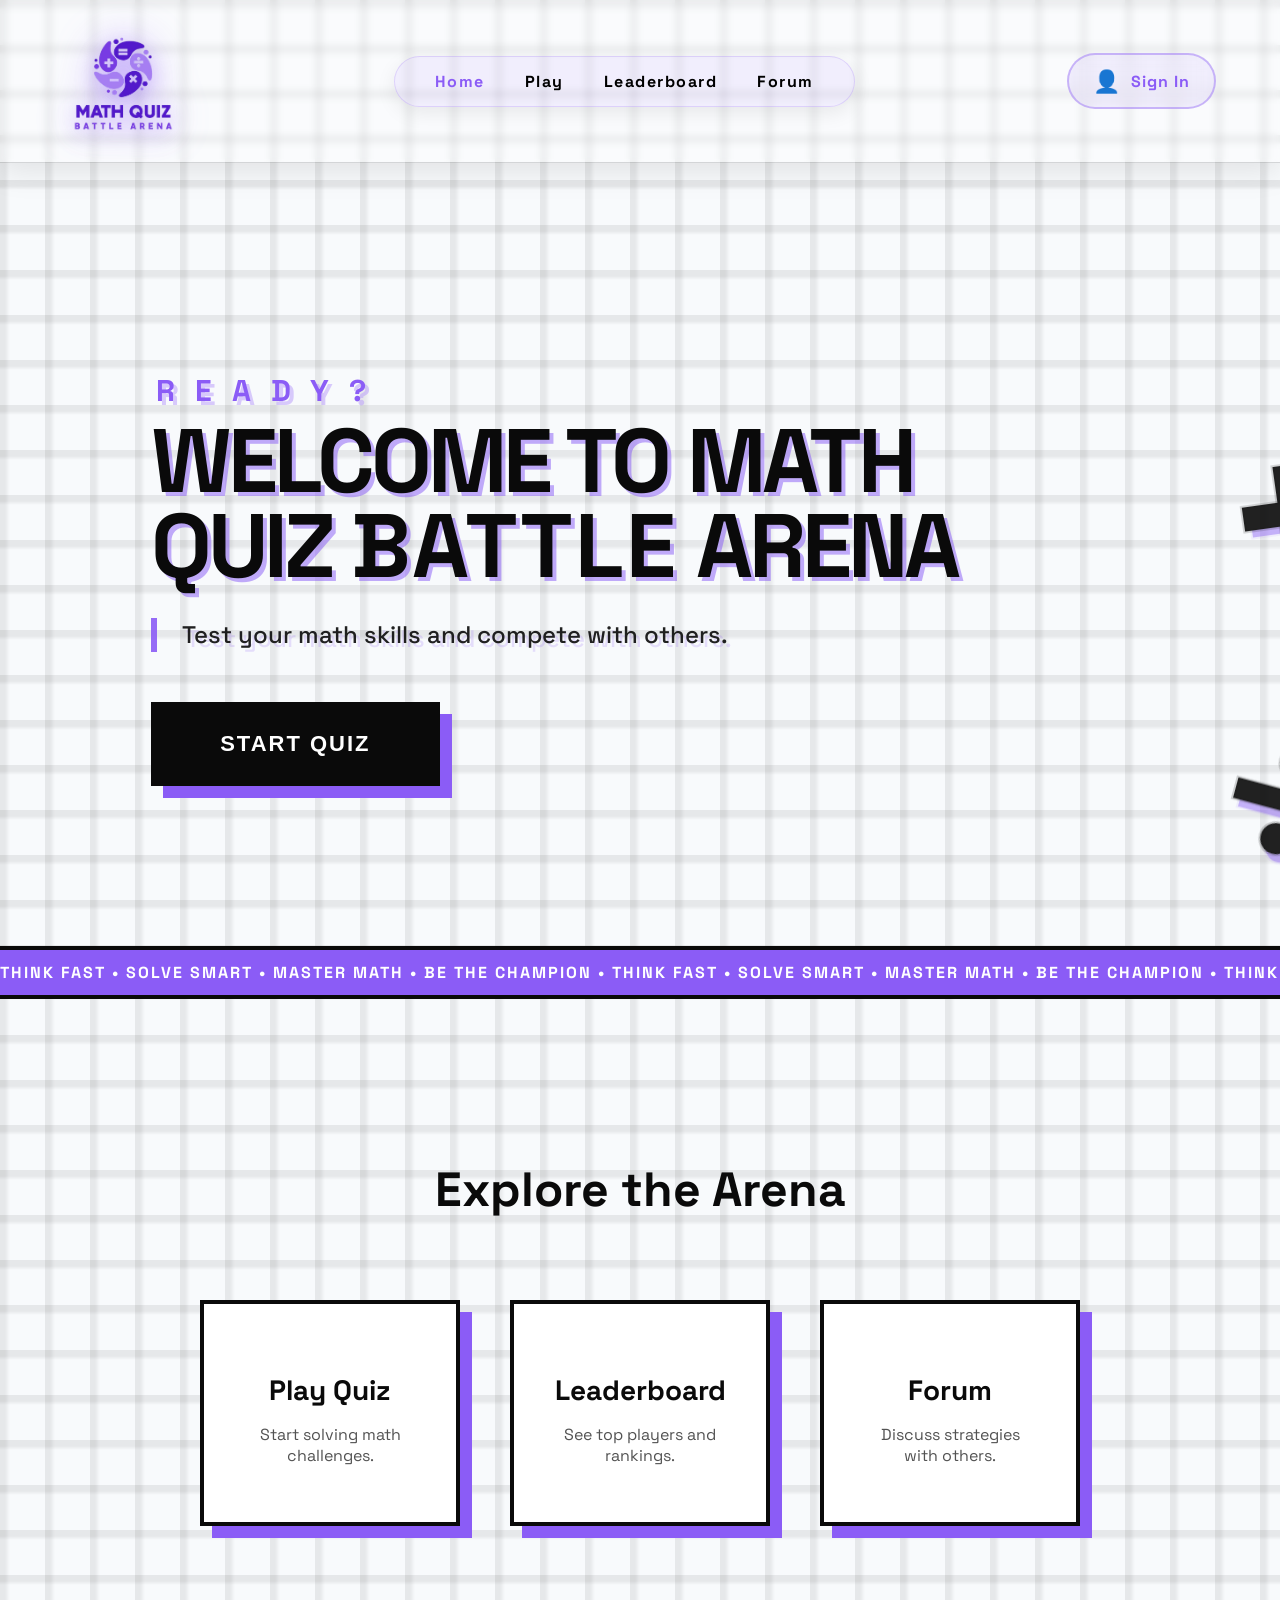
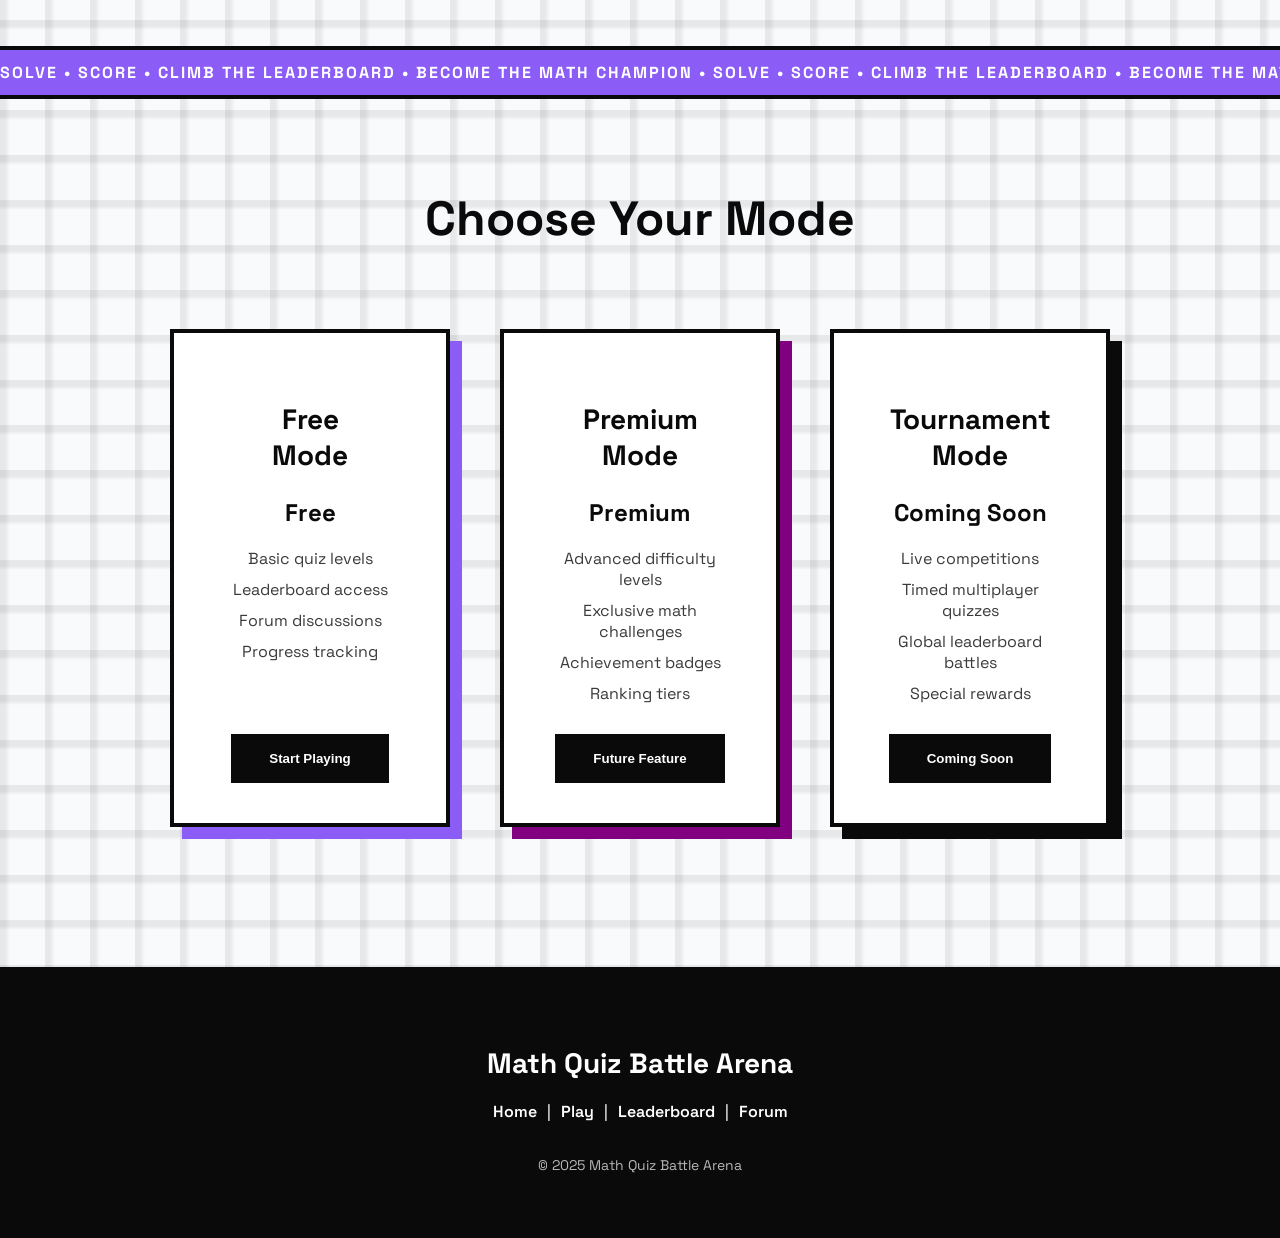
<file: index.html>
<!DOCTYPE html>
<html lang="en">

<head>
    <link href="https://fonts.googleapis.com/css2?family=Space+Grotesk:wght@400;600;700;900&display=swap"
        rel="stylesheet">
    <meta charset="UTF-8">
    <meta name="viewport" content="width=device-width, initial-scale=1.0">
    <title>Math Quiz Battle Arena</title>
    <link rel="stylesheet" href="CSS/style.css">
    <link rel="stylesheet" href="CSS/index.css">
</head>

<body>
    <nav class="navbar">
        <video autoplay muted loop class="navbar_video">
            <source src="assets/Video.mp4" type="video/mp4">
        </video>
        <div class="nav_container">
            <div class="logo">
                <a href="index.html">
                    <img src="assets/logo.png" alt="Math Quiz Arena Logo">
                </a>
            </div>
            <ul class="nav_links">
                <li><a href="index.html" class="active">Home</a></li>
                <li><a href="levels.html">Play</a></li>
                <li><a href="leaderboard.html">Leaderboard</a></li>
                <li><a href="forum.html">Forum</a></li>
            </ul>
            <div class="user_area" id="userArea">
                <div class="avatar">👤</div>
                <span id="navUser">Sign In</span>
            </div>
        </div>
    </nav>
    <main class="main">


        <section class="home">

            <h1>Welcome to Math Quiz <span>Battle</span> Arena</h1>

            <p>Test your math skills and compete with others.</p>

            <a href="levels.html">
                <button>Start Quiz</button>
            </a>

            <div class="floating_shapes">

                <svg class="shape multiply" viewBox="0 0 100 100">
                    <rect x="40" y="-10" width="20" height="120" fill="#0a0a0a" stroke="rgba(0,0,0,0.2)"
                        stroke-width="3" transform="rotate(45 50 50)" />

                    <rect x="40" y="-10" width="20" height="120" fill="#0a0a0a" stroke="rgba(0,0,0,0.2)"
                        stroke-width="3" transform="rotate(-45 50 50)" />
                </svg>

                <svg class="shape plus" viewBox="0 0 100 100">
                    <rect x="40" y="10" width="20" height="80" fill="#0a0a0a" stroke="rgba(0,0,0,0.2)"
                        stroke-width="3" />

                    <rect x="10" y="40" width="80" height="20" fill="#0a0a0a" stroke="rgba(0,0,0,0.2)"
                        stroke-width="3" />
                </svg>

                <svg class="shape divide" viewBox="0 0 100 100">
                    <circle cx="50" cy="20" r="12" fill="#0a0a0a" stroke="rgba(0,0,0,0.2)" stroke-width="3" />

                    <rect x="10" y="42" width="80" height="16" fill="#0a0a0a" stroke="rgba(0,0,0,0.2)"
                        stroke-width="3" />

                    <circle cx="50" cy="80" r="12" fill="#0a0a0a" stroke="rgba(0,0,0,0.2)" stroke-width="3" />
                </svg>

                <svg class="shape percent" viewBox="0 0 100 100">
                    <circle cx="25" cy="25" r="15" fill="none" stroke="#0a0a0a" stroke-width="13" />

                    <rect x="45" y="-10" width="16" height="120" fill="#0a0a0a" stroke="rgba(0,0,0,0.2)"
                        stroke-width="3" transform="rotate(45 50 50)" />

                    <circle cx="75" cy="75" r="15" fill="none" stroke="#0a0a0a" stroke-width="13" />
                </svg>

            </div>
        </section>
        <div class="strip">
            <div class="text">
                THINK FAST • SOLVE SMART • MASTER MATH • BE THE CHAMPION •
                THINK FAST • SOLVE SMART • MASTER MATH • BE THE CHAMPION •
                THINK FAST • SOLVE SMART • MASTER MATH • BE THE CHAMPION •
                THINK FAST • SOLVE SMART • MASTER MATH • BE THE CHAMPION •
            </div>
        </div>
        <section class="arena_links">

            <h2>Explore the Arena</h2>

            <div class="arena_grid">

                <a href="levels.html" class="arena_card">
                    <h3>Play Quiz</h3>
                    <p>Start solving math challenges.</p>
                </a>

                <a href="leaderboard.html" class="arena_card">
                    <h3>Leaderboard</h3>
                    <p>See top players and rankings.</p>
                </a>

                <a href="forum.html" class="arena_card">
                    <h3>Forum</h3>
                    <p>Discuss strategies with others.</p>
                </a>

            </div>


        </section>
        <div class="strip">
            <div class="text">
                SOLVE • SCORE • CLIMB THE LEADERBOARD • BECOME THE MATH CHAMPION •
                SOLVE • SCORE • CLIMB THE LEADERBOARD • BECOME THE MATH CHAMPION •
                SOLVE • SCORE • CLIMB THE LEADERBOARD • BECOME THE MATH CHAMPION •
                SOLVE • SCORE • CLIMB THE LEADERBOARD • BECOME THE MATH CHAMPION •
            </div>
        </div>

        <section class="pricing">
            <h2>Choose Your Mode</h2>
            <div class="grid">
                <div class="pricing_card">
                    <h3>Free <br>Mode</h3>
                    <p class="price">Free</p>
                    <ul>
                        <li>Basic quiz levels</li>
                        <li>Leaderboard access</li>
                        <li>Forum discussions</li>
                        <li>Progress tracking</li>
                    </ul>
                    <a href="levels.html">
                        <br>
                        <br>
                        <button>Start Playing</button>
                    </a>
                </div>
                <div class="pricing_card premium">
                    <h3>Premium Mode</h3>
                    <p class="price">Premium</p>
                    <ul>
                        <li>Advanced difficulty levels</li>
                        <li>Exclusive math challenges</li>
                        <li>Achievement badges</li>
                        <li>Ranking tiers</li>
                    </ul>
                    <button disabled>Future Feature</button>
                </div>
                <div class="pricing_card tournament">
                    <h3>Tournament Mode</h3>
                    <p class="price">Coming Soon</p>
                    <ul>
                        <li>Live competitions</li>
                        <li>Timed multiplayer quizzes</li>
                        <li>Global leaderboard battles</li>
                        <li>Special rewards</li>
                    </ul>
                    <button disabled>Coming Soon</button>
                </div>
            </div>
        </section>
    </main>
    <footer class="footer">
        <h3>Math Quiz Battle Arena</h3>
        <div class="footer_links">
            <a href="index.html">Home</a>
            <span>|</span>
            <a href="levels.html">Play</a>
            <span>|</span>
            <a href="leaderboard.html">Leaderboard</a>
            <span>|</span>
            <a href="forum.html">Forum</a>
        </div>
        <p>© 2025 Math Quiz Battle Arena</p>
    </footer>
    <script src="JS/main.js"></script>
</body>

</html>
</file>
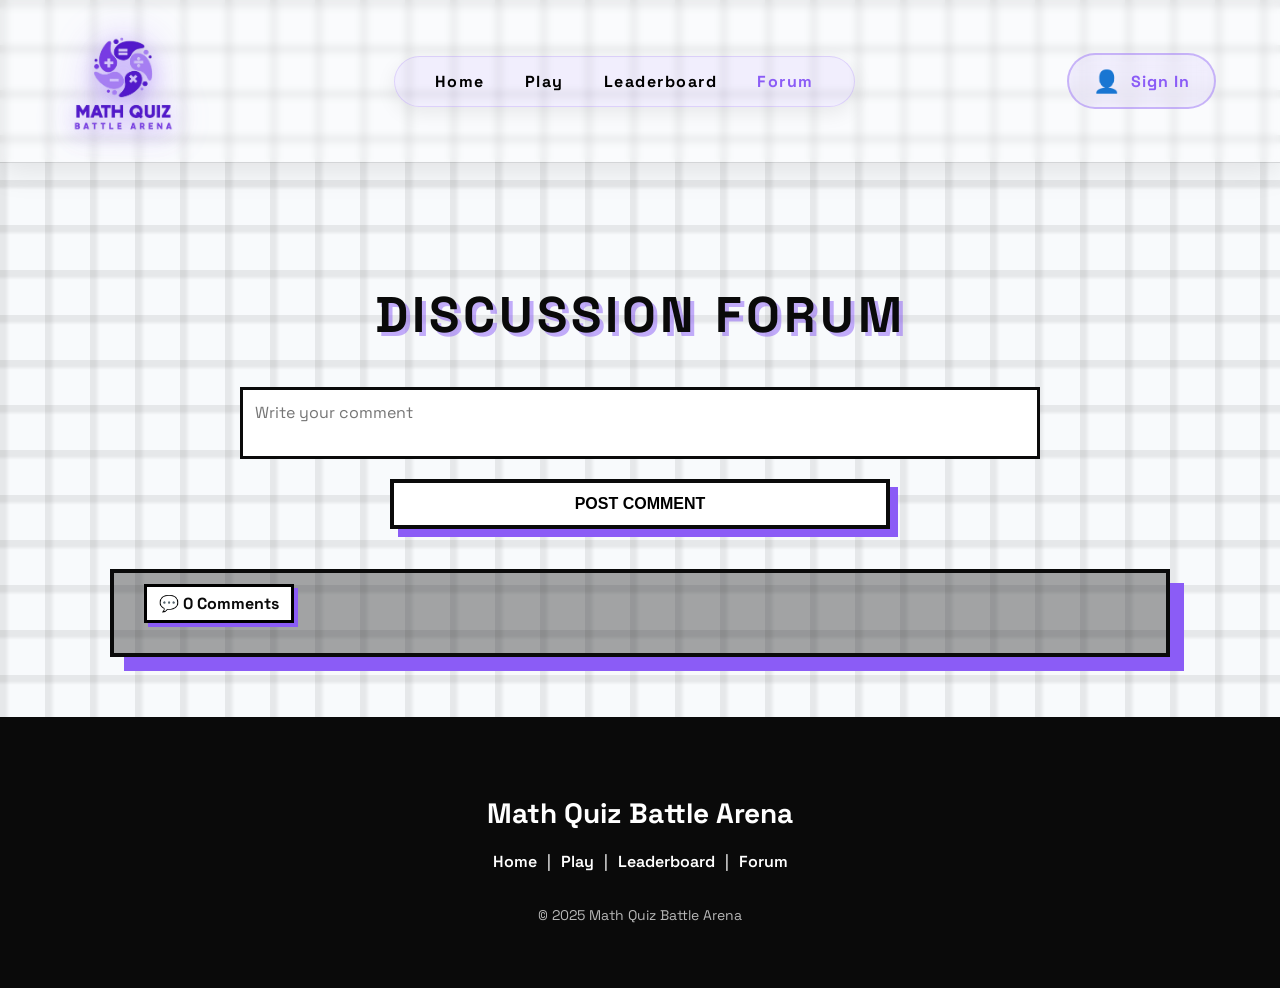
<file: forum.html>
<!DOCTYPE html>
<html lang="en">

<head>
    <link href="https://fonts.googleapis.com/css2?family=Space+Grotesk:wght@400;600;700;900&display=swap" rel="stylesheet">
    <meta charset="UTF-8">
    <meta name="viewport" content="width=device-width, initial-scale=1.0">
    <title>Discussion Forum</title>
    <link rel="stylesheet" href="CSS/style.css">
    <link rel="stylesheet" href="CSS/forum.css">
</head>

<body>
   <nav class="navbar">
        <video autoplay muted loop class="navbar_video">
            <source src="assets/Video.mp4" type="video/mp4">
        </video>
        <div class="nav_container">
            <div class="logo"> <img src="assets/logo.png" alt="Math Quiz Arena Logo"> </div>
            <ul class="nav_links">
                <li><a href="index.html">Home</a></li>
                <li><a href="levels.html">Play</a></li>
                <li><a href="leaderboard.html">Leaderboard</a></li>
                <li><a href="forum.html" class="active">Forum</a></li>
            </ul>
                        <div class="user_area" id="userArea">
                <div class="avatar">👤</div>
                <span id="navUser">Sign In</span>
            </div>
        </div>
    </nav>
    <main class="main">
    <h2>Discussion Forum</h2>
    <textarea id="comment" placeholder="Write your comment"></textarea>
    <button id="post">Post Comment</button>
    <div id="container">
    <p id="count"></p>
    </div>
    </main>
     <footer class="footer">
        <h3>Math Quiz Battle Arena</h3>
        <div class="footer_links">
            <a href="index.html">Home</a>
            <span>|</span>
            <a href="levels.html">Play</a>
            <span>|</span>
            <a href="leaderboard.html">Leaderboard</a>
            <span>|</span>
            <a href="forum.html">Forum</a>
        </div>
        <p>© 2025 Math Quiz Battle Arena</p>
    </footer>

    <script src="JS/main.js"></script>
    <script src="JS/forum.js"></script>

</body>

</html>
</file>
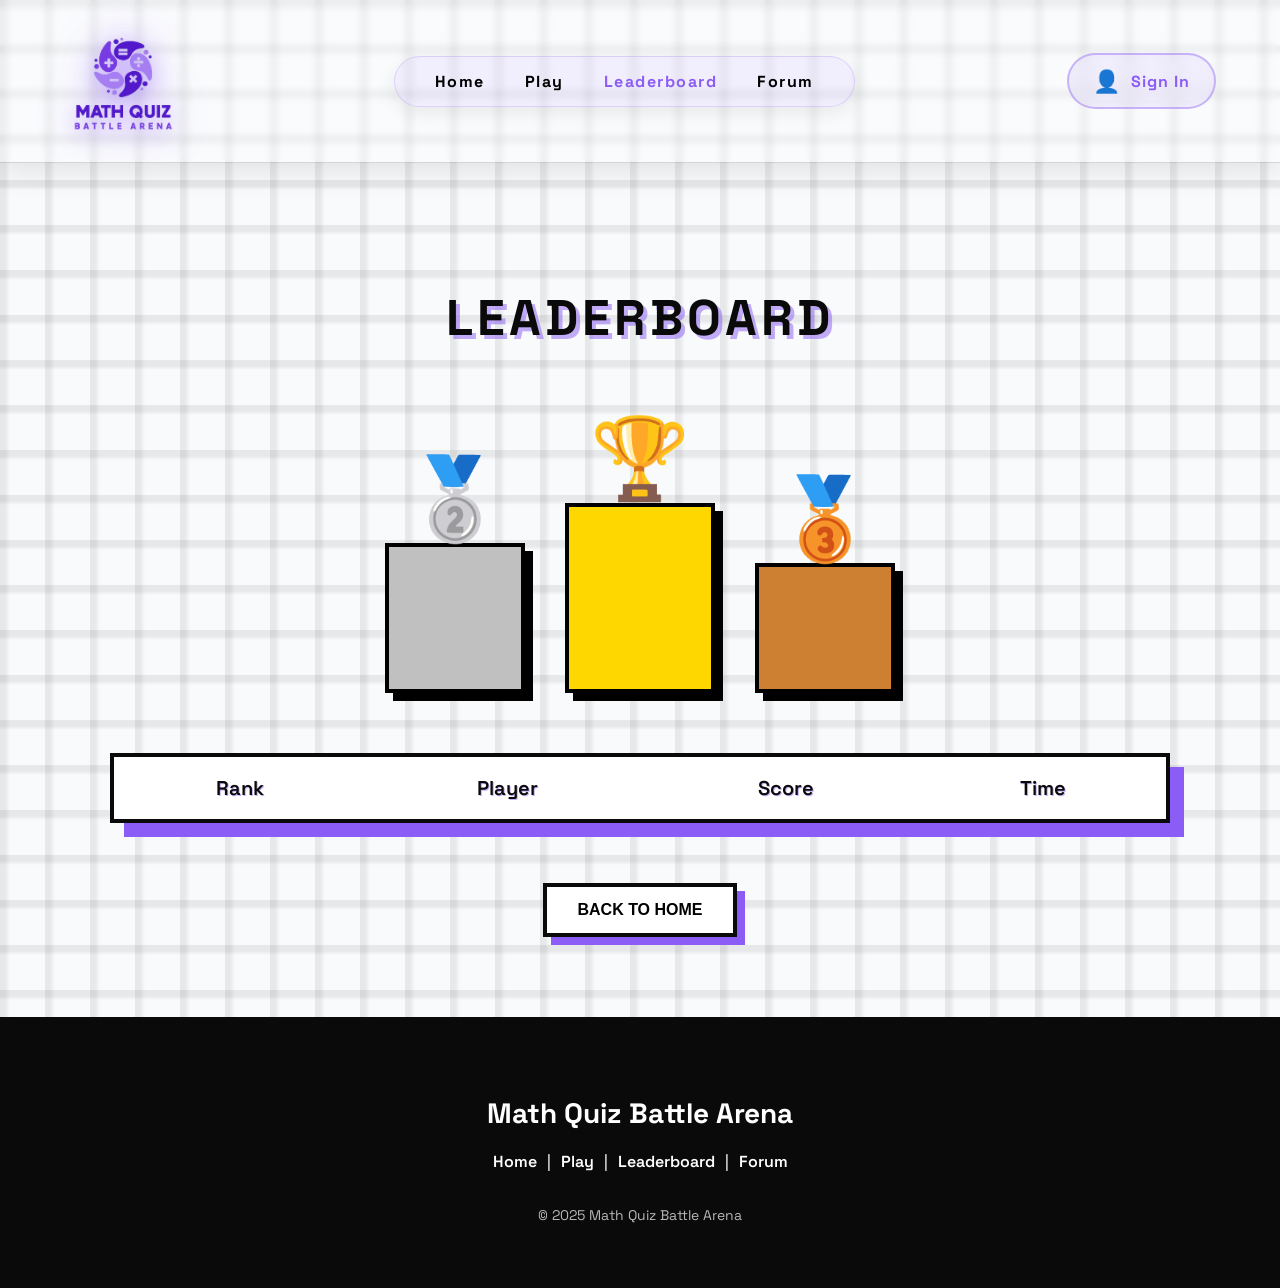
<file: leaderboard.html>
<!DOCTYPE html>
<html lang="en">

<head>
    <link href="https://fonts.googleapis.com/css2?family=Space+Grotesk:wght@400;600;700;900&display=swap" rel="stylesheet">
    <meta charset="UTF-8">
    <meta name="viewport" content="width=device-width, initial-scale=1.0">
    <title>Leaderboard</title>
    <link rel="stylesheet" href="CSS/style.css">
    <link rel="stylesheet" href="CSS/leaderboard.css">
</head>

<body>
  <nav class="navbar">
        <video autoplay muted loop class="navbar_video">
            <source src="assets/Video.mp4" type="video/mp4">
        </video>
        <div class="nav_container">
            <div class="logo"> <img src="assets/logo.png" alt="Math Quiz Arena Logo"> </div>
            <ul class="nav_links">
                <li><a href="index.html">Home</a></li>
                <li><a href="levels.html">Play</a></li>
                <li><a href="leaderboard.html" class="active">Leaderboard</a></li>
                <li><a href="forum.html">Forum</a></li>
            </ul>
                        <div class="user_area" id="userArea">
                <div class="avatar">👤</div>
                <span id="navUser">Sign In</span>
            </div>
        </div>
    </nav>
    <main class="main">
    <h2>Leaderboard</h2>
    <div class="podium">

<div class="second">
    <span class="trophy">🥈</span>
<h3 id="second_name"></h3>
<p id="second_score"></p>
</div>

<div class="first">
    <span class="trophy">🏆</span>
<h3 id="first_name"></h3>
<p id="first_score"></p>
</div>

<div class="third">
    <span class="trophy">🥉</span>
<h3 id="third_name"></h3>
<p id="third_score"></p>
</div>

</div>
    <table>
        <tr>
            <th>Rank</th>
            <th>Player</th>
            <th>Score</th>
            <th>Time</th>
        </tr>
        <tbody id="leaderboard_body">
        </tbody>
    </table>
    <a href="index.html">
        <button>Back to Home</button>
    </a>
    </main>
     <footer class="footer">
        <h3>Math Quiz Battle Arena</h3>
        <div class="footer_links">
            <a href="index.html">Home</a>
            <span>|</span>
            <a href="levels.html">Play</a>
            <span>|</span>
            <a href="leaderboard.html">Leaderboard</a>
            <span>|</span>
            <a href="forum.html">Forum</a>
        </div>
        <p>© 2025 Math Quiz Battle Arena</p>
    </footer>
    <script src="JS/main.js"></script>
    <script src="JS/leaderboard.js"></script>

</body>

</html>
</file>
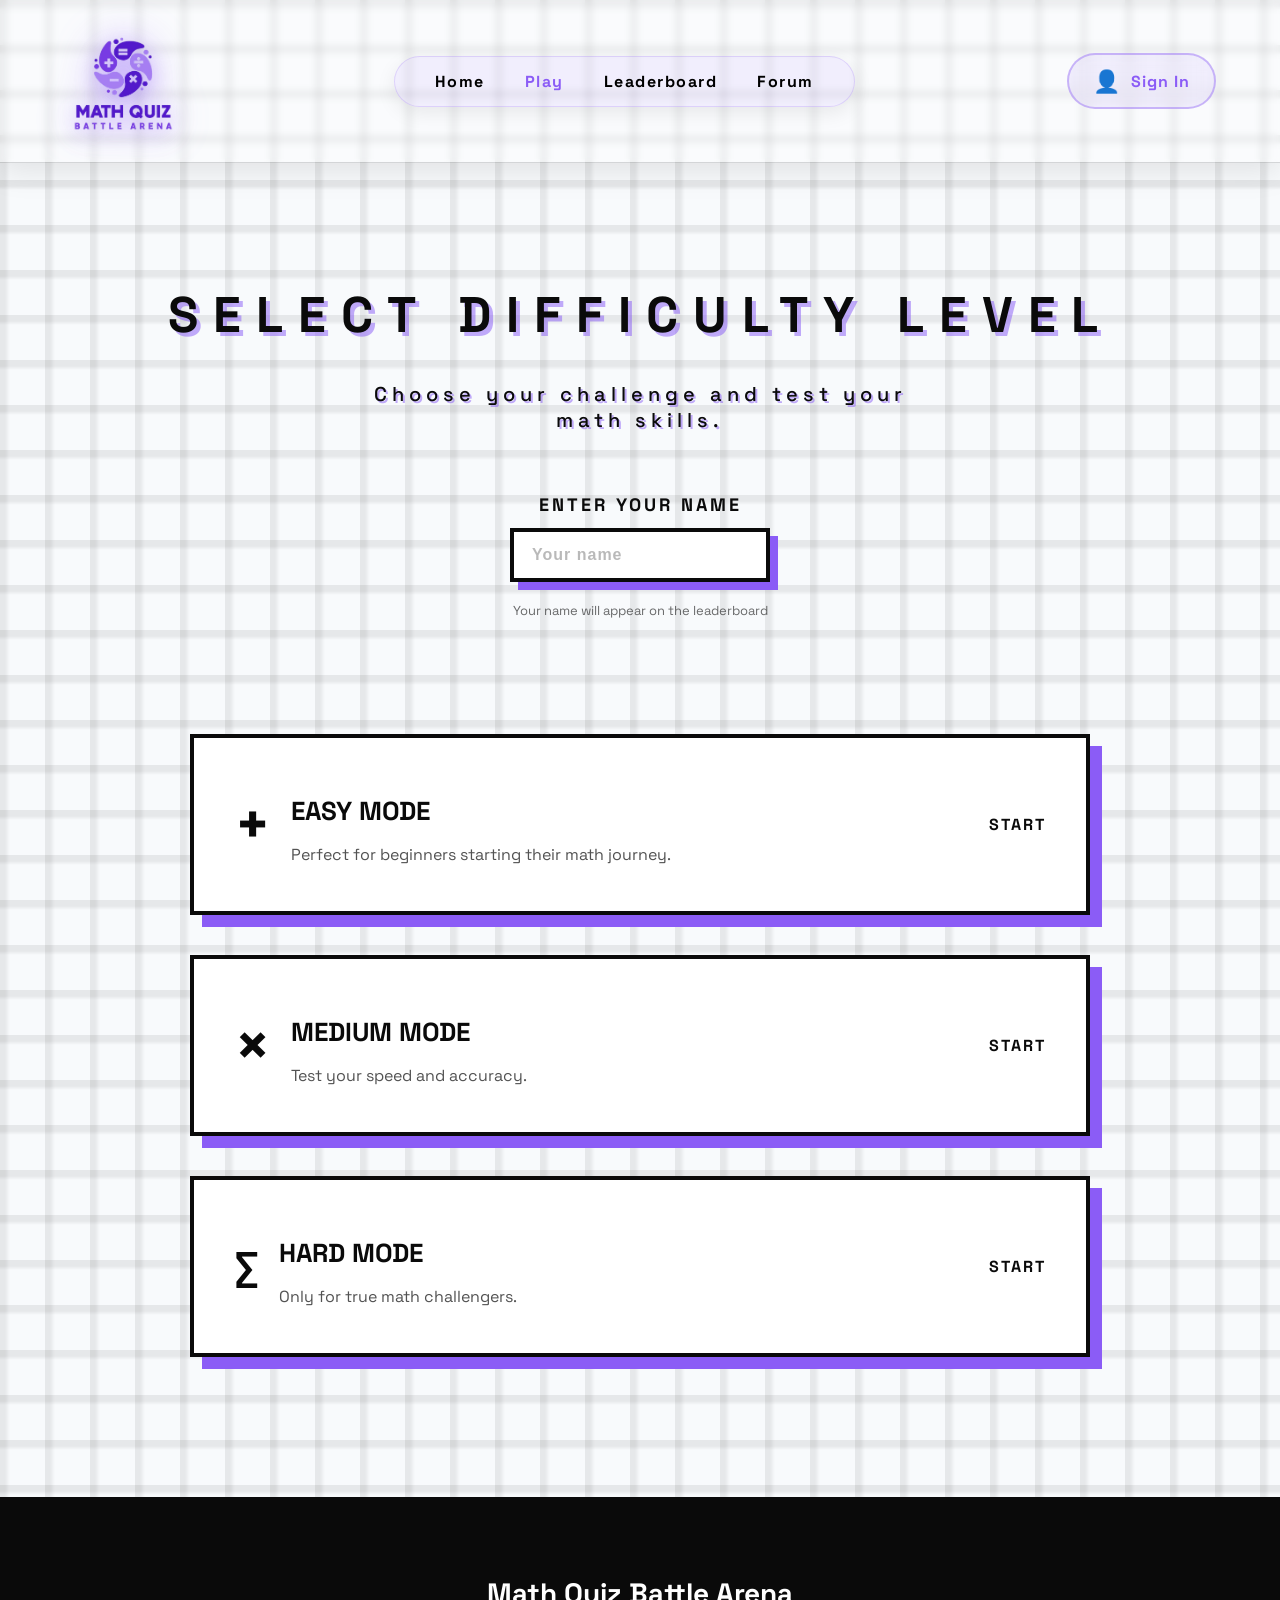
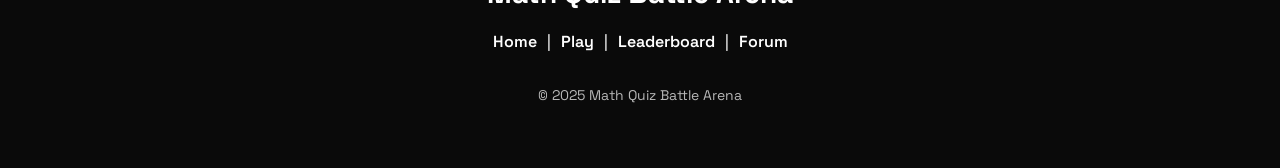
<file: levels.html>
<!DOCTYPE html>
<html lang="en">

<head>
    <link href="https://fonts.googleapis.com/css2?family=Space+Grotesk:wght@400;600;700;900&display=swap"
        rel="stylesheet">
    <meta charset="UTF-8">
    <title>Select Difficulty</title>
    <meta name="viewport" content="width=device-width, initial-scale=1.0">
    <link rel="stylesheet" href="CSS/style.css">
    <link rel="stylesheet" href="CSS/levels.css">
</head>

<body>

    <nav class="navbar">
        <video autoplay muted loop class="navbar_video">
            <source src="assets/Video.mp4" type="video/mp4">
        </video>

        <div class="nav_container">
            <div class="logo">
                <img src="assets/logo.png" alt="Math Quiz Arena Logo">
            </div>

            <ul class="nav_links">
                <li><a href="index.html">Home</a></li>
                <li><a href="levels.html" class="active">Play</a></li>
                <li><a href="leaderboard.html">Leaderboard</a></li>
                <li><a href="forum.html">Forum</a></li>
            </ul>
                        <div class="user_area" id="userArea">
                <div class="avatar">👤</div>
                <span id="navUser">Sign In</span>
            </div>
        </div>
    </nav>
    <main class="main">

    <h1 class="title">Select Difficulty Level</h1>
    <p class="subtitle">
Choose your challenge and test your math skills.
</p>
<div class="name">
<label>Enter Your Name</label>
<input type="text" id="playerName" placeholder="Your name">
<p class="name-note">Your name will appear on the leaderboard</p>
<p id="nameError"></p>
</div>

    <div class="levels">
<a href="#" class="banner easy" onclick="startQuiz('easy')">
    <div class="level_symbol">+</div>
    <div class="level_info">
        <h3>Easy Mode</h3>
        <p>Perfect for beginners starting their math journey.</p>
    </div>

    <div class="level_start">Start</div>
</a>


<a href="#" class="banner medium" onclick="startQuiz('medium')">
    <div class="level_symbol">×</div>

    <div class="level_info">
        <h3>Medium Mode</h3>
        <p>Test your speed and accuracy.</p>
    </div>

    <div class="level_start">Start</div>
</a>


<a href="#" class="banner hard" onclick="startQuiz('hard')">
    <div class="level_symbol sigma">∑</div>

    <div class="level_info">
        <h3>Hard Mode</h3>
        <p>Only for true math challengers.</p>
    </div>

    <div class="level_start">Start</div>
</a>

</div>
    </main>


    <footer class="footer">

        <h3>Math Quiz Battle Arena</h3>

        <div class="footer_links">
            <a href="index.html">Home</a>
            <span>|</span>
            <a href="levels.html">Play</a>
            <span>|</span>
            <a href="leaderboard.html">Leaderboard</a>
            <span>|</span>
            <a href="forum.html">Forum</a>
        </div>

        <p>© 2025 Math Quiz Battle Arena</p>

    </footer>


    <script src="JS/main.js"></script>

</body>

</html>
</file>
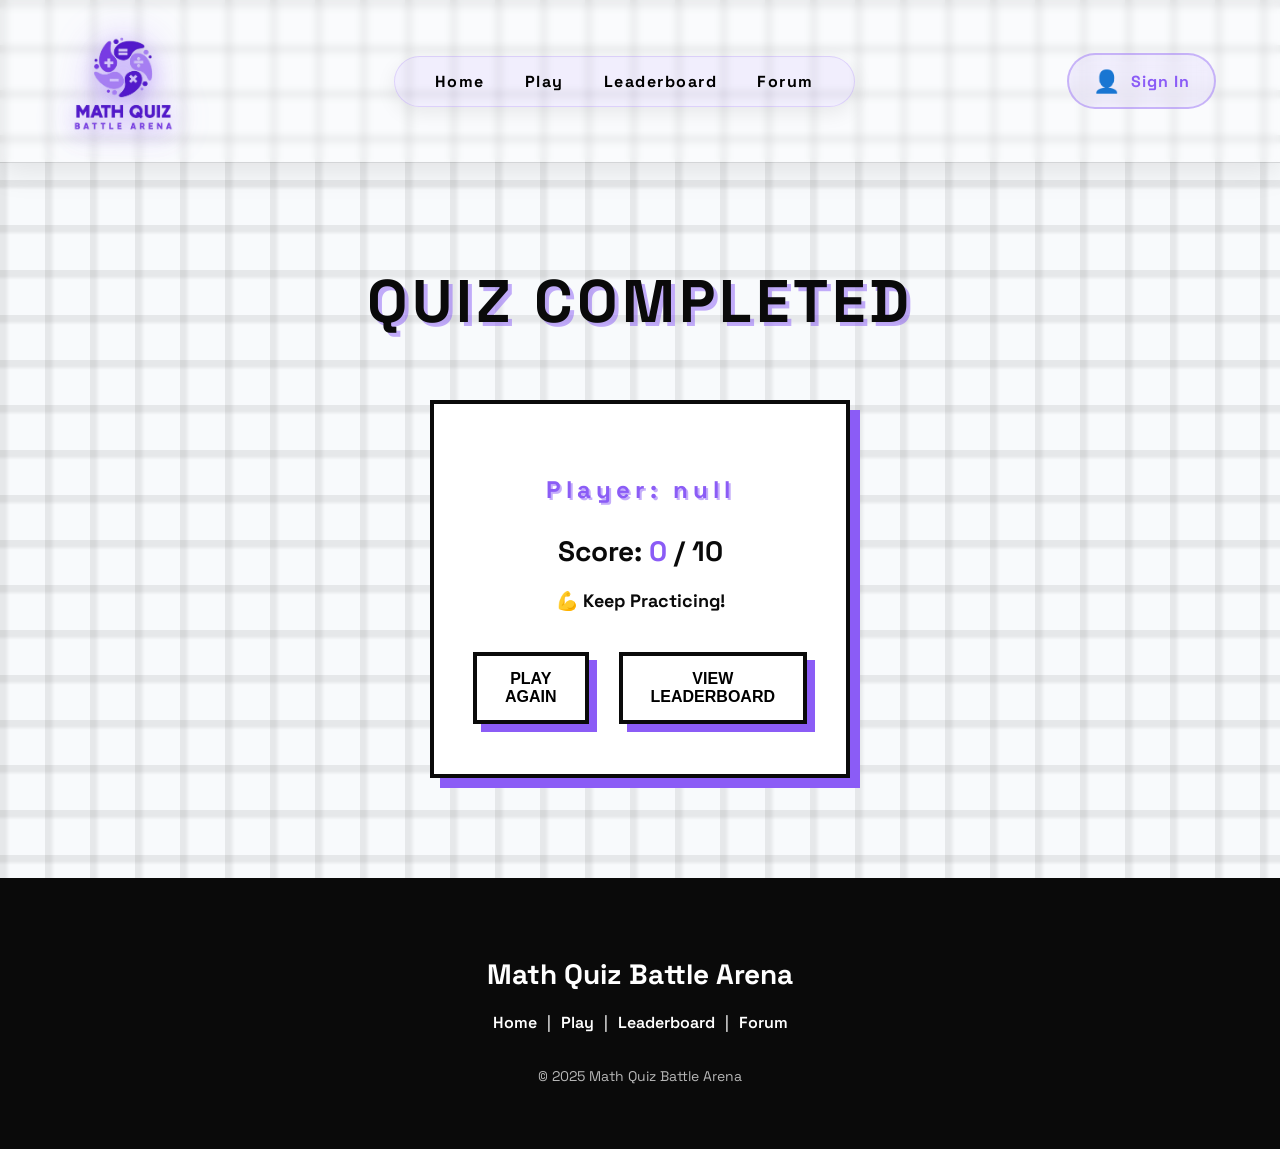
<file: result.html>
<!DOCTYPE html>
<html lang="en">

<head>
    <link href="https://fonts.googleapis.com/css2?family=Space+Grotesk:wght@400;600;700;900&display=swap"
        rel="stylesheet">
    <meta charset="UTF-8">
    <meta name="viewport" content="width=device-width, initial-scale=1.0">
    <title>Quiz Result</title>
    <link rel="stylesheet" href="CSS/style.css">
    <link rel="stylesheet" href="CSS/result.css">
</head>

<body>

    <nav class="navbar">
        <video autoplay muted loop class="navbar_video">
            <source src="assets/Video.mp4" type="video/mp4">
        </video>

        <div class="nav_container">
            <div class="logo">
                <img src="assets/logo.png" alt="Math Quiz Arena Logo">
            </div>

            <ul class="nav_links">
                <li><a href="index.html">Home</a></li>
                <li><a href="levels.html">Play</a></li>
                <li><a href="leaderboard.html">Leaderboard</a></li>
                <li><a href="forum.html">Forum</a></li>
            </ul>
                        <div class="user_area" id="userArea">
                <div class="avatar">👤</div>
                <span id="navUser">Sign In</span>
            </div>
        </div>
    </nav>
    <main class="main">

    <section class="section">

        <h1 class="title">Quiz Completed</h1>

        <div class="card">

            <h2 id="name"></h2>

            <p class="score">
                Score: <span id="final_score"></span> / 10
            </p>

            <p id="result"></p>

            <div class="buttons">

                <a href="levels.html">
                    <button class="btn1">Play Again</button>
                </a>

                <a href="leaderboard.html">
                    <button class="btn2">View Leaderboard</button>
                </a>

            </div>

        </div>

    </section>
    </main>

    <footer class="footer">
        <h3>Math Quiz Battle Arena</h3>

        <div class="footer_links">
            <a href="index.html">Home</a>
            <span>|</span>
            <a href="levels.html">Play</a>
            <span>|</span>
            <a href="leaderboard.html">Leaderboard</a>
            <span>|</span>
            <a href="forum.html">Forum</a>
        </div>

        <p>© 2025 Math Quiz Battle Arena</p>
    </footer>

    <script src="JS/main.js"></script>
    <script src="JS/result.js"></script>

</body>

</html>
</file>
<file: CSS/style.css>
:root {
    --studio-white: #ffffff;
    --studio-black: #0a0a0a;
    --accent: #8B5CF6;
    --bg-gray: #f8fafc;
    --grid-line: rgba(0, 0, 0, 0.07);
    --card-shadow: 0 20px 40px rgba(0, 0, 0, 0.06), 0 1px 3px rgba(0, 0, 0, 0.1);
}

.main {
    padding: 20px clamp(16px, 4vw, 60px);
}

* {
    box-sizing: border-box;
}

html,
body {
    width: 100%;
    overflow-x: hidden;
    scroll-behavior: smooth;
}

img {
    max-width: 100%;
    height: auto;
}

body {
    background-color: var(--bg-gray);
    background-image:
        linear-gradient(var(--grid-line) 6px, transparent 10px),
        linear-gradient(90deg, var(--grid-line) 5px, transparent 10px);
    background-size: 45px 45px;
    font-family: "Space Grotesk", sans-serif;
    color: var(--studio-black);
    margin: 0;
    min-height: 100vh;
    overflow-x: hidden;
}

.navbar {
    position: relative;
    width: 100%;
    min-height: 120px;
    overflow: hidden;
    box-shadow: 0 8px 30px rgba(0, 0, 0, 0.1);
    border-bottom: 1px solid rgba(0, 0, 0, 0.15);
}

.navbar::before {
    content: "";
    position: absolute;
    top: 0;
    left: 0;
    width: 100%;
    height: 100%;
    background: rgba(255, 255, 255, 0.25);
    backdrop-filter: blur(3px);
    z-index: 1;
}

.navbar_video {
    position: absolute;
    top: 0;
    left: 0;
    width: 100%;
    height: 100%;
    object-fit: cover;
    z-index: -1;
}

.nav_container {
    display: flex;
    justify-content: space-between;
    align-items: center;
    padding: 30px 5vw;
    position: relative;
    z-index: 2;
    flex-wrap: wrap;
    width: 100%;
    margin: auto;
    box-sizing: border-box;
}

.nav_links {
    display: flex;
    margin: 0 auto;
    gap: clamp(15px, 4vw, 40px);
    list-style: none;
    margin-top: 0px;
    padding: 14px 40px;
    align-items: center;
    justify-content: center;
    background: rgba(139, 92, 246, 0.08);
    border: 1px solid rgba(139, 92, 246, 0.2);
    border-radius: 60px;
    box-shadow: 0 6px 20px rgba(0, 0, 0, 0.08);
}

.logo img {
    height: clamp(70px, 8vw, 110px);
    display: block;
    filter:
        drop-shadow(0 8px 10px rgba(139, 92, 246, 0.35)) drop-shadow(0 0 20px rgba(139, 92, 246, 0.45));
}

.logo {
    transition: transform 0.3s ease;
    cursor: pointer;
}

.logo:hover {
    transform: scale(1.05);
}

.nav_links a {
    position: relative;
    color: rgb(0, 0, 0);
    font-weight: 800;
    text-decoration: none;
    font-size: 16px;
    letter-spacing: 1.5px;
    padding: 10px 0;
}

.nav_links a::after {
    content: "";
    position: absolute;
    left: 0;
    bottom: -6px;
    width: 0;
    height: 3px;
    background: var(--accent);
    transition: width .3s ease;
}

.nav_links a:hover::after {
    width: 100%;
}

.nav_links a.active {
    color: var(--accent);
}

.user_area {
    display: flex;
    align-items: center;
    gap: 10px;

    font-weight: 800;
    font-size: 16px;

    padding: 12px 24px;

    background: rgba(139, 92, 246, 0.08);
    backdrop-filter: blur(8px);

    border-radius: 50px;
    border: 2px solid rgba(139, 92, 246, 0.4);

    color: var(--studio-black);

    transition: all .3s ease;
    cursor: pointer;
}

.user_area.signin span{
color:#555;
}

.user_area span {
    color: var(--accent);
    font-weight: 900;
    letter-spacing: 1px;
}

.user_area:hover {
    background: rgba(139, 92, 246, 0.12);
    transform: translateY(-5px);
    box-shadow: 1px 10px 30px rgba(138, 92, 246, 0.5);
}

.user_area:hover span {
    color: var(--accent);
}

.avatar {
    width: 28px;
    height: 28px;
    display: flex;
    align-items: center;
    justify-content: center;
    font-size: 22px;
    border-radius: 50%;
    font-weight: 900;
}

.footer {
    display: flex;
    flex-direction: column;
    align-items: center;
    background: var(--studio-black);
    color: var(--studio-white);
    text-align: center;
    padding: 50px 20px;
}

.footer h3 {
    font-size: 28px;
    margin-bottom: 20px;
}

.footer_links {
    display: flex;
    flex-wrap: wrap;
    justify-content: center;
    align-items: center;
    gap: 10px;
    margin-bottom: 20px;
}

.footer_links a {
    color: white;
    text-decoration: none;
    font-weight: 600;
}

.footer_links a:hover {
    color: var(--accent);
}

.footer p {
    opacity: 0.7;
    font-size: 14px;
}

@media (max-width:1000px) {

    .nav_container {
        flex-direction: column;
        align-items: center;
        padding: 15px 20px;
        gap: 10px;
    }

    .nav_links {
        display: flex;
        flex-wrap: wrap;
        justify-content: center;
        gap: 15px;
    }

}
</file>
<file: CSS/index.css>
.home {
    max-width: 900px;
    margin: 120px 100px;
    overflow: visible;
    text-align: left;
    padding: 40px 0px;
    position: relative;
    z-index: 5;
}

.home h1 {
    font-size: 90px;
    line-height: 85px;
    font-weight: 900;
    letter-spacing: -4px;
    margin-bottom: 30px;
    text-transform: uppercase;
    color: var(--studio-black);
    position: relative;
    text-shadow: 4px 4px 0px rgba(138, 92, 246, 0.516);
}


.home h1::before {
    content: "READY?";
    position: absolute;
    top: -70px;
    left: 5px;
    font-size: 30px;
    letter-spacing: 20px;
    color: var(--accent);
    text-shadow: 4px 4px 0px rgba(183, 154, 250, 0.516);
    font-weight: 800;
}

.home h1 span {
    letter-spacing: 2px;
}

.home p {
    font-size: 24px;
    font-weight: 500;
    opacity: 0.9;
    margin-bottom: 50px;
    max-width: 580px;
    line-height: 1.4;
    border-left: 6px solid var(--accent);
    padding-left: 25px;
    text-shadow: 4px 4px 0px rgba(139, 92, 246, 0.2);
}

.home button {
    padding: 25px 65px;
    font-size: 22px;
    font-weight: 900;
    text-transform: uppercase;
    letter-spacing: 2px;
    background: var(--studio-black);
    color: var(--studio-white);
    border: 4px solid var(--studio-black);
    cursor: pointer;
    box-shadow: 12px 12px 0px var(--accent);
    transition: all 0.2s cubic-bezier(0.175, 0.885, 0.32, 1.275);
}

.home button:hover {
    transform: translate(-4px, -4px);
    box-shadow: 18px 18px 0px var(--studio-black);
    background: var(--accent);
    border: 4px solid var(--accent);

}

.home button:active {
    transform: translate(4px, 4px);
    box-shadow: 0px 0px 0px var(--studio-black);
}

.floating-shapes {
    position: absolute;
    top: 0;
    right: 0;
    width: 5%;
    height: 100%;
    display: flex;
    flex-direction: column;
    justify-content: center;
    align-items: flex-end;
    gap: 80px;
    pointer-events: none;
    padding-right: 60px;
}

.shape {
    position: absolute;
    opacity: 0.9;
    filter: drop-shadow(7px 7px 0px rgba(138, 92, 246, 0.516));
    transition: transform 0.7s ease;
}

.shape svg {
    width: 100%;
    height: auto;
}

@keyframes float {
    0% {
        transform: translateY(0) rotate(var(--r));
    }

    50% {
        transform: translateY(-15px) rotate(var(--r));
    }

    100% {
        transform: translateY(0) rotate(var(--r));
    }
}

.multiply {
    --r: 12deg;
    animation: float 8s ease-in-out infinite;
}

.plus {
    --r: -8deg;
    animation: float 9s ease-in-out infinite;
}

.percent {
    --r: -12deg;
    animation: float 7s ease-in-out infinite;
}

.divide {
    --r: 15deg;
    animation: float 10s ease-in-out infinite;
}

.multiply {
    top: -40px;
    right: -500px;
    width: 110px;
    transform: rotate(12deg);
}

.plus {
    top: 150px;
    right: -300px;
    width: 120px;
    transform: rotate(-8deg);
}

.percent {
    top: 300px;
    right: -600px;
    width: 120px;
    transform: rotate(-12deg);
}

.divide {
    bottom: -40px;
    right: -300px;
    width: 130px;
    transform: rotate(15deg);
}

.strip {
    width: 100vw;
    margin-left: calc(-50vw + 50%);
    background: var(--accent);
    color: white;
    padding: 12px 0;
    overflow: hidden;
    border-top: 4px solid var(--studio-black);
    border-bottom: 4px solid var(--studio-black);
}

.text {
    white-space: nowrap;
    font-weight: 800;
    letter-spacing: 2px;
    animation: scrollText 20s linear infinite;
}

@keyframes scrollText {
    0% {
        transform: translateX(0);
    }

    100% {
        transform: translateX(-50%);
    }
}

.arena_links {
    padding: 120px 100px;
    text-align: center;
}

.arena_links h2 {
    font-size: 48px;
    font-weight: 900;
    margin-bottom: 80px;
}

.arena_grid {
    display: flex;
    flex-wrap: wrap;
    justify-content: center;
    gap: 50px;
}

.arena_card {
    width: 260px;
    padding: 40px;
    background: var(--studio-white);
    border: 4px solid var(--studio-black);
    box-shadow: 12px 12px 0px var(--accent);
    text-decoration: none;
    color: var(--studio-black);
    transition: 0.2s ease;
}

.arena_card:hover {
    transform: translate(-5px, -5px);
    box-shadow: 18px 18px 0px var(--studio-black);
}

.arena_card h3 {
    font-size: 28px;
    margin-bottom: 10px;
}

.arena_card p {
    opacity: 0.7;
}

.pricing {
    margin-top: -70px;
    padding: 120px 100px;
    text-align: center;
}

.pricing h2 {
    font-size: 48px;
    font-weight: 900;
    margin-bottom: 80px;
}

.grid {
    display: flex;
    flex-wrap: wrap;
    justify-content: center;
    gap: 50px;
}

.pricing_card {
    width: 280px;
    padding: 40px;
    background: white;
    border: 4px solid var(--studio-black);
    box-shadow: 12px 12px 0px var(--accent);
    transition: 0.2s ease;
}

.pricing_card:hover {
    transform: translate(-5px, -5px);
    box-shadow: 18px 18px 0px var(--studio-black);
}

.pricing_card h3 {
    font-size: 28px;
    margin-bottom: 10px;
}

.price {
    font-size: 24px;
    font-weight: 800;
    margin-bottom: 20px;
}

.pricing_card ul {
    list-style: none;
    padding: 0;
    margin-bottom: 30px;
}

.pricing_card li {
    margin-bottom: 10px;
    opacity: 0.8;
}

.pricing_card button {
    padding: 14px 35px;
    font-weight: 700;
    border: 3px solid var(--studio-black);
    background: var(--studio-black);
    color: white;
    cursor: pointer;
    transition: 0.2s ease;
}

.pricing_card:hover button {
    background: var(--accent);
    border: 3px solid var(--accent);
}

.premium {
    box-shadow: 12px 12px 0px purple;
}

.tournament {
    box-shadow: 12px 12px 0px var(--studio-black);
}

@media (max-width: 768px) {
    .home {
        margin: 80px 20px;
        text-align: center;
    }

    .home h1 {
        font-size: 60px;
        line-height: 60px;
    }

    .home h1::before {
        top: -50px;
        font-size: 20px;
    }

    .home p {
        font-size: 18px;
        max-width: none;
        padding-left: 15px;
    }

    .arena_links,
    .pricing {
        padding: 80px 20px;
    }

    .arena_links h2,
    .pricing h2 {
        font-size: 32px;
    }

    .arena_grid,
    .grid {
        flex-direction: column;
        align-items: center;
    }
}
</file>
<file: CSS/forum.css>
h2 {
    text-align: center;
    margin-top: clamp(60px, 8vw, 100px);
    margin-bottom: 40px;
    font-size: clamp(28px, 6vw, 50px);
    font-weight: 900;
    text-transform: uppercase;
    letter-spacing: 4px;
    text-shadow: 4px 4px 0px rgba(138, 92, 246, 0.5);

}

textarea {
    width: 70%;
    max-width: 800px;
    display: block;
    margin: 20px auto;
    padding: 12px;
    border: 3px solid var(--studio-black);
    font-family: 'Space Grotesk', sans-serif;
    font-size: 16px;
    resize: none;
}

#post {
    display: block;
    margin: 0 auto 20px;
    width: 100%;
    max-width: 500px;
    padding: 12px;
    font-size: 16px;
    font-weight: 800;
    text-transform: uppercase;
    background: var(--studio-white);
    border: 4px solid var(--studio-black);
    box-shadow: 8px 8px 0px var(--accent);
    cursor: pointer;
    transition: all .2s ease;
}

#post:hover {
    transform: translate(-4px, -4px);
    box-shadow: 12px 12px 0px var(--studio-black);
    background: var(--accent);
    color: white;
}

#post:active {
    transform: translate(3px, 3px);
    box-shadow: 0px 0px 0px var(--studio-black);
}

#container {
    width: 90%;
    max-width: 1100px;
    margin: 40px auto;
    padding: 20px;
    box-shadow: 14px 14px 0px var(--accent);
    background: rgba(0, 0, 0, 0.35);
    border: 4px solid var(--studio-black);
    display: flex;
    flex-direction: column;
    padding-top: 60px;
    gap: 18px;
    position: relative;
}

.comment {
    background: var(--studio-white);
    border: 3px solid var(--studio-black);
    box-shadow: 6px 6px 0px var(--accent);
    padding: 10px 18px;
    font-weight: 600;
    transition: 0.2s;
}

.comment:hover {
    transform: translate(-3px, -3px);
    box-shadow: 9px 9px 0px var(--studio-black);
}

.comment strong {
    color: var(--accent);
    display: block;
    margin-bottom: 4px;
}

.comment strong {
    color: var(--accent);
}

.comment:hover {
    transform: translate(-4px, -4px) scale(1.02);
    box-shadow: 9px 9px 0px var(--studio-black);
}

#count {
    position: absolute;
    top: -5px;
    left: 30px;
    font-weight: 700;
    font-size: 16px;
    padding: 6px 12px;
    border: 3px solid black;
    background: white;
    box-shadow: 4px 4px 0px #8B5CF6;
    z-index: 5;
}
</file>
<file: CSS/leaderboard.css>
h2 {
    text-align: center;
    margin-top: clamp(60px, 8vw, 120px);
    margin-bottom: clamp(120px, 12vw, 180px);
    font-size: clamp(28px, 6vw, 50px);
    font-weight: 900;
    text-transform: uppercase;
    letter-spacing: 4px;
    text-shadow: 4px 4px 0px rgba(138, 92, 246, 0.5);
}

table {
    width: 90%;
    max-width: 1200px;
    margin: 60px auto;
    border-collapse: collapse;
    background: var(--studio-white);
    border: 4px solid var(--studio-black);
    box-shadow: 14px 14px 0px var(--accent);
}

th,
td {
    padding: 18px;
    text-align: center;
    font-weight: 600;
    font-size: 20px;
    border-bottom: 2px solid var(--studio-black);
    text-shadow: 1px 1px 0px rgba(138, 92, 246, 0.5);
}

tbody tr:hover {
    background: rgba(139, 92, 246, 0.15);
}

a {
    text-decoration: none;
}

a button {
    display: block;
    margin: 40px auto 60px;
    padding: 14px 30px;
    font-size: 16px;
    font-weight: 800;
    text-transform: uppercase;
    background: var(--studio-white);
    border: 4px solid var(--studio-black);
    box-shadow: 8px 8px 0px var(--accent);
    cursor: pointer;
    transition: all .2s ease;
}

a button:hover {
    transform: translate(-4px, -4px);
    box-shadow: 12px 12px 0px var(--studio-black);
    background: var(--accent);
}

a button:active {
    transform: translate(3px, 3px);
    box-shadow: 0px 0px 0px var(--studio-black);
}

.podium {
    display: flex;
    justify-content: center;
    align-items: flex-end;
    gap: clamp(15px, 4vw, 40px);
    flex-wrap: wrap;
}

.first,
.second,
.third {
    position: relative;
    display: flex;
    flex-direction: column;
    justify-content: center;
    align-items: center;
    border: 4px solid black;
    font-weight: 700;
    text-align: center;
    box-shadow: 8px 8px 0px black;
}

.first {
    background: #FFD700;
    height: 190px;
    z-index: 2;
}

.second {
    background: #C0C0C0;
    height: 150px;
}

.third {
    background: #CD7F32;
    height: 130px;
}

.first {
    width: clamp(110px, 28vw, 150px);
}

.second,
.third {
    width: clamp(100px, 26vw, 140px);
}

.trophy {
    position: absolute;
    top: -100px;
    font-size: 80px;
    animation: float 2s ease-in-out infinite;
}

.first .trophy {
    animation-delay: 0s;
}

.second .trophy {
    animation-delay: 0.3s;
}

.third .trophy {
    animation-delay: 0.6s;
}

@keyframes float {
    0% {
        transform: translateY(0);
    }

    50% {
        transform: translateY(-10px);
    }

    100% {
        transform: translateY(0);
    }
}

.first h3,
.second h3,
.third h3 {
    margin-top: 20px;
    font-size: 18px;
}

.first p,
.second p,
.third p {
    font-size: 16px;
    margin-top: 5px;
}

@media (max-width:768px) {

    table {
        width: 95%;
        margin: 30px auto;
    }

    th,
    td {
        padding: 10px;
        font-size: 14px;
    }

}
</file>
<file: CSS/levels.css>
.title {
    text-align: center;
    margin-top: 100px;
    font-size: 50px;
    font-weight: 900;
    text-transform: uppercase;
    letter-spacing: 15px;
    text-shadow: 4px 4px 0px rgba(138, 92, 246, 0.516);
    position: relative;
}

.subtitle {
    text-align: center;
    margin-bottom: 60px;
    font-size: 20px;
    font-weight: 500;
    letter-spacing: 5px;
    text-shadow: 2px 2px 0px rgba(138, 92, 246, 0.516);
    opacity: 1;
    max-width: 600px;
    margin-left: auto;
    margin-right: auto;
}

.levels {
    max-width: 900px;
    margin: 0 auto;
    display: flex;
    flex-direction: column;
    gap: 40px;
    padding: 40px 0 120px;
}



.banner {
    display: flex;
    align-items: center;
    justify-content: space-between;
    background: white;
    border: 4px solid var(--studio-black);
    box-shadow: 12px 12px 0px var(--accent);
    padding: 30px 40px;
    text-decoration: none;
    color: var(--studio-black);
    transition: all .2s ease;
}

.level_symbol {
    font-size: 60px;
    font-weight: 900;
    margin-right: 20px;
}
.level_symbol.sigma {
    font-size: 40px;
}

.level_info {
    flex: 1;
}

.level_info h3 {
    font-size: 26px;
    font-weight: 900;
    margin-bottom: 6px;
    text-transform: uppercase;
}

.level_info p {
    opacity: .7;
}

.level_start {
    font-weight: 900;
    text-transform: uppercase;
    letter-spacing: 2px;
}

.banner.easy:hover {
    transform: translate(-6px, -6px);
    box-shadow: 18px 18px 0px var(--studio-black);
    background: #4ADE80;
    color: var(--studio-black);
}

.banner.medium:hover {
    transform: translate(-6px, -6px);
    box-shadow: 18px 18px 0px var(--studio-black);
    background: #FFD93D;
    color: var(--studio-black);
}

.banner.hard:hover {
    transform: translate(-6px, -6px);
    box-shadow: 18px 18px 0px var(--studio-black);
    background: #FF6B6B;
    color: var(--studio-black);
}

.name {
    display: flex;
    flex-direction: column;
    align-items: center;
    margin: 60px 0 40px;
    position: relative;
}

.name label {
    font-weight: 900;
    letter-spacing: 3px;
    text-transform: uppercase;
    margin-bottom: 12px;
    font-size: 18px;
}

.name input {
    width: 260px;
    padding: 14px 18px;
    font-size: 16px;
    font-weight: 600;
    border: 4px solid var(--studio-black);
    background: var(--studio-white);
    box-shadow: 8px 8px 0px var(--accent);
    outline: none;
    transition: all .2s ease;
}

.name input:focus {
    transform: translate(-4px, -4px);
    box-shadow: 12px 12px 0px var(--studio-black);
    border-color: var(--accent);
}

.name input::placeholder {
    opacity: .5;
    letter-spacing: 1px;
}

.name-note {
    margin-top: 20px;
    font-size: 13px;
    opacity: .6;
}

#nameError{
color:red;
margin-top:8px;
font-size:14px;
font-weight:600;
}
</file>
<file: CSS/result.css>
.section {
    text-align: center;
    margin-top: 80px;
    margin-bottom: 80px;
}

.title {
    font-size: clamp(32px, 6vw, 60px);
    font-weight: 900;
    text-transform: uppercase;
    letter-spacing: 4px;
    margin-bottom: 60px;
    text-shadow: 4px 4px 0px rgba(138, 92, 246, 0.5);

}

.card {
    margin: 0 auto;
    padding: 40px 24px;
    max-width: 420px;
    width: 100%;
    margin: auto;
    padding: 50px;
    background: var(--studio-white);
    border: 4px solid var(--studio-black);
    box-shadow: 10px 10px 0px var(--accent);
}

#name {
    font-size: 24px;
    font-weight: 800;
    margin-bottom: 20px;
    letter-spacing: 5px;
    text-shadow: 2px 2px 0px rgba(138, 92, 246, 0.5);
    color: var(--accent);
}

.score {
    font-size: 28px;
    font-weight: 900;
    margin-bottom: 20px;
}

#final_score {
    color: var(--accent);
}

#result {
    font-size: 18px;
    font-weight: 700;
    margin-bottom: 40px;
}

.buttons {
    display: flex;
    justify-content: center;
    gap: 30px;
}

.btn1,
.btn2 {
    padding: 14px 28px;
    font-size: 16px;
    font-weight: 800;
    text-transform: uppercase;
    background: var(--studio-white);
    border: 4px solid var(--studio-black);
    box-shadow: 8px 8px 0px var(--accent);
    cursor: pointer;
    transition: all .2s ease;
}

.btn1:hover,
.btn2:hover {
    transform: translate(-4px, -4px);
    box-shadow: 12px 12px 0px var(--studio-black);
    background: var(--accent);
    color: white;
}

.btn1:active,
.btn2:active {
    transform: translate(3px, 3px);
    box-shadow: 0px 0px 0px var(--studio-black);
}

@media (max-width:768px) {

    .buttons {
        flex-direction: column;
        gap: 15px;
    }

    .btn1,
    .btn2 {
        width: 100%;
    }

}
</file>
